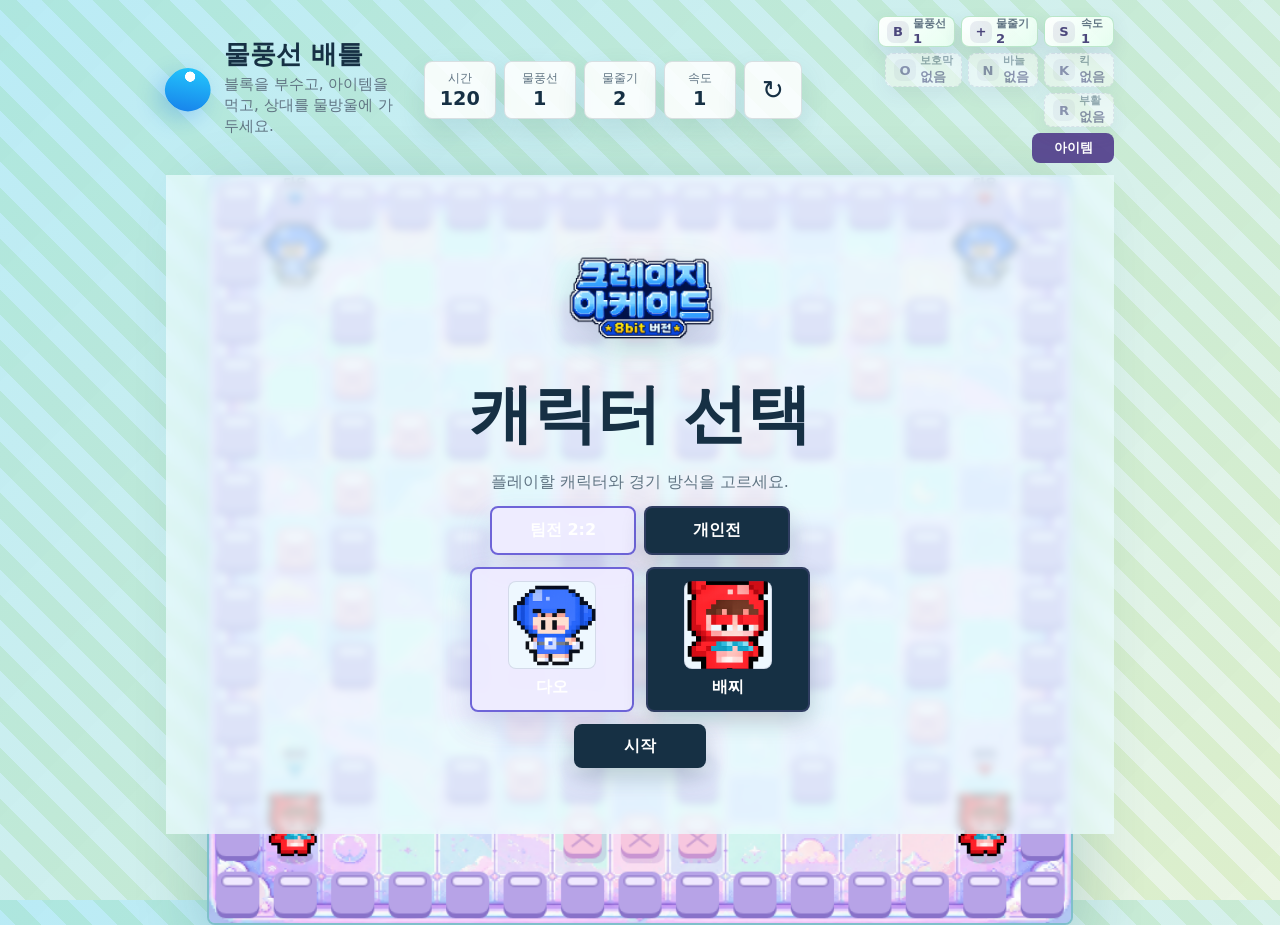
<file: game/index.html>
<!doctype html>
<html lang="ko">
  <head>
    <meta charset="UTF-8" />
    <meta name="viewport" content="width=device-width, initial-scale=1.0" />
    <title>물풍선 배틀</title>
    <link rel="stylesheet" href="styles.css?v=16" />
  </head>
  <body>
    <main class="shell">
      <section class="gamebar" aria-label="게임 상태">
        <div class="brand">
          <span class="drop" aria-hidden="true"></span>
          <div>
            <h1>물풍선 배틀</h1>
            <p>블록을 부수고, 아이템을 먹고, 상대를 물방울에 가두세요.</p>
          </div>
        </div>
        <div class="stats">
          <div>
            <span>시간</span>
            <strong id="time">120</strong>
          </div>
          <div>
            <span>물풍선</span>
            <strong id="bombs">1</strong>
          </div>
          <div>
            <span>물줄기</span>
            <strong id="range">2</strong>
          </div>
          <div>
            <span>속도</span>
            <strong id="speed">1</strong>
          </div>
          <button id="restart" type="button" aria-label="다시 시작">↻</button>
        </div>
        <div class="hud-wrap">
          <div id="itemHud" class="item-hud" aria-label="보유 아이템"></div>
          <button id="itemHelp" class="item-help-button" type="button">아이템</button>
        </div>
      </section>

      <section class="stage">
        <canvas id="game" width="720" height="624" aria-label="물풍선 배틀 게임 화면"></canvas>
        <div id="overlay" class="overlay">
          <div id="selectPanel" class="select-panel">
            <img class="main-typo" src="image/main1.png" alt="물풍선 배틀" />
            <h2>캐릭터 선택</h2>
            <p>플레이할 캐릭터와 경기 방식을 고르세요.</p>
            <div class="mode-row" role="group" aria-label="경기 방식">
              <button class="mode-card selected" type="button" data-mode="team" aria-pressed="true">팀전 2:2</button>
              <button class="mode-card" type="button" data-mode="solo" aria-pressed="false">개인전</button>
            </div>
            <div class="character-grid" role="radiogroup" aria-label="캐릭터 선택">
              <button class="character-card selected" type="button" data-skin="dao" aria-pressed="true">
                <span class="portrait dao"></span>
                <strong>다오</strong>
              </button>
              <button class="character-card" type="button" data-skin="bazzi" aria-pressed="false">
                <span class="portrait bazzi"></span>
                <strong>배찌</strong>
              </button>
            </div>
            <button id="start" type="button">시작</button>
          </div>
          <div id="resultPanel" class="result-panel hidden">
            <h2 id="resultTitle">READY</h2>
            <p id="resultText">방향키/WASD로 이동, Space로 물풍선 설치</p>
            <button id="resume" type="button">다시 시작</button>
          </div>
        </div>
      </section>

      <section class="controls" aria-label="조작법">
        <kbd>WASD</kbd><kbd>↑↓←→</kbd><span>이동</span>
        <kbd>Space</kbd><span>물풍선</span>
      </section>

      <section id="itemGuide" class="item-guide hidden" aria-label="아이템 설명">
        <div class="item-guide-panel">
          <button id="itemGuideClose" type="button" aria-label="닫기">×</button>
          <h2>아이템 설명</h2>
          <dl>
            <div><dt>B 물풍선</dt><dd>동시에 설치할 수 있는 물풍선 개수가 증가합니다.</dd></div>
            <div><dt>+ 물줄기</dt><dd>폭발 범위가 길어집니다.</dd></div>
            <div><dt>S 속도</dt><dd>이동 속도가 빨라집니다.</dd></div>
            <div><dt>O 보호막</dt><dd>일정 시간 유지되고 물줄기를 한 번 막으면 사라집니다.</dd></div>
            <div><dt>N 바늘</dt><dd>물방울에 갇혔을 때 Space로 탈출합니다.</dd></div>
            <div><dt>K 킥</dt><dd>물풍선을 밀 수 있습니다.</dd></div>
            <div><dt>R 부활</dt><dd>보유 중이면 자신이 쓰러질 때 자동으로 1회 부활하고, 팀전에서는 죽은 동료도 되살릴 수 있습니다.</dd></div>
          </dl>
        </div>
      </section>
    </main>

    <script src="game.js?v=16"></script>
  </body>
</html>
</file>
<file: game/styles.css>
:root {
  color-scheme: light;
  font-family:
    Inter, ui-sans-serif, system-ui, -apple-system, BlinkMacSystemFont, "Segoe UI",
    sans-serif;
  --ink: #163044;
  --muted: #607483;
  --panel: rgba(255, 255, 255, 0.86);
  --line: rgba(22, 48, 68, 0.14);
  --cyan: #27b8d8;
  --yellow: #ffd35a;
  --coral: #ff6b6b;
  --grass: #55bd79;
}

* {
  box-sizing: border-box;
}

html,
body {
  height: 100%;
}

body {
  margin: 0;
  color: var(--ink);
  background:
    linear-gradient(135deg, rgba(39, 184, 216, 0.24), rgba(255, 211, 90, 0.16)),
    repeating-linear-gradient(45deg, #e7fbff 0 18px, #d7f4e1 18px 36px);
  overflow: hidden;
}

button {
  border: 0;
  cursor: pointer;
  font: inherit;
}

.shell {
  width: min(100vw, 980px);
  height: 100vh;
  margin: 0 auto;
  display: grid;
  grid-template-rows: auto minmax(0, 1fr) auto;
  gap: 12px;
  padding: 16px;
}

.gamebar {
  display: flex;
  align-items: center;
  justify-content: space-between;
  gap: 16px;
  min-height: 82px;
}

.brand {
  display: flex;
  align-items: center;
  gap: 14px;
  min-width: 0;
}

.drop {
  width: 44px;
  height: 44px;
  border-radius: 52% 48% 55% 45%;
  background:
    radial-gradient(circle at 32% 25%, #fff 0 11%, transparent 12%),
    linear-gradient(145deg, #25d1ff, #1678e8);
  box-shadow: 0 10px 22px rgba(22, 120, 232, 0.28);
  flex: 0 0 auto;
  transform: rotate(45deg);
}

h1,
h2,
p {
  margin: 0;
}

h1 {
  font-size: clamp(1.35rem, 2vw, 2rem);
  line-height: 1;
}

.brand p {
  margin-top: 6px;
  color: var(--muted);
  font-size: 0.95rem;
}

.stats {
  display: flex;
  align-items: center;
  gap: 8px;
}

.hud-wrap {
  display: grid;
  justify-items: end;
  gap: 6px;
}

.item-hud {
  display: flex;
  flex-wrap: wrap;
  justify-content: flex-end;
  gap: 6px;
  max-width: min(100%, 520px);
}

.item-chip {
  min-width: 70px;
  min-height: 30px;
  display: inline-grid;
  grid-template-columns: auto 1fr;
  place-items: center;
  gap: 4px;
  padding: 0 8px;
  border: 1px solid rgba(92, 74, 154, 0.22);
  border-radius: 8px;
  background: rgba(255, 255, 255, 0.9);
  color: #4c477c;
  font-size: 0.82rem;
  font-weight: 900;
  box-shadow: 0 8px 18px rgba(82, 72, 142, 0.12);
}

.item-chip b {
  width: 22px;
  height: 22px;
  display: grid;
  place-items: center;
  border-radius: 7px;
  background: rgba(93, 77, 147, 0.1);
}

.item-chip small {
  display: block;
  color: var(--muted);
  font-size: 0.68rem;
  font-weight: 800;
}

.item-chip.ready {
  border-color: rgba(85, 189, 121, 0.36);
  background: linear-gradient(135deg, rgba(255, 255, 255, 0.96), rgba(232, 255, 241, 0.94));
}

.item-chip.empty {
  opacity: 0.55;
  border-style: dashed;
}

.item-chip.revive-chip.ready {
  border-color: rgba(255, 107, 107, 0.48);
  background: linear-gradient(135deg, #fff, #fff0ed);
  color: #a93950;
  box-shadow: 0 10px 22px rgba(255, 107, 107, 0.18);
}

.item-chip.shield-chip.ready {
  border-color: rgba(39, 184, 216, 0.48);
  background: linear-gradient(135deg, #fff, #eafbff);
  color: #126d94;
}

.item-help-button {
  min-width: 82px;
  min-height: 30px;
  border-radius: 8px;
  background: #5d4d93;
  color: #fff;
  font-size: 0.82rem;
  font-weight: 900;
}

.item-guide {
  position: fixed;
  inset: 0;
  z-index: 20;
  display: grid;
  place-items: center;
  padding: 18px;
  background: rgba(25, 28, 45, 0.32);
}

.item-guide-panel {
  position: relative;
  width: min(92vw, 560px);
  max-height: min(82vh, 620px);
  overflow: auto;
  border: 1px solid rgba(92, 74, 154, 0.24);
  border-radius: 8px;
  background: rgba(255, 255, 255, 0.96);
  padding: 18px;
  box-shadow: 0 24px 70px rgba(37, 33, 67, 0.28);
}

.item-guide-panel h2 {
  margin: 0 0 12px;
  font-size: 1.35rem;
}

.item-guide-panel button {
  position: absolute;
  top: 10px;
  right: 10px;
  width: 32px;
  height: 32px;
  border-radius: 8px;
  background: #eff0ff;
  color: #4c477c;
  font-size: 1.25rem;
  font-weight: 900;
}

.item-guide-panel dl {
  display: grid;
  gap: 8px;
  margin: 0;
}

.item-guide-panel dl div {
  display: grid;
  grid-template-columns: 92px 1fr;
  gap: 10px;
  padding: 10px;
  border-radius: 8px;
  background: rgba(238, 235, 255, 0.72);
}

.item-guide-panel dt {
  font-weight: 900;
  color: #4c477c;
}

.item-guide-panel dd {
  margin: 0;
  color: var(--muted);
  line-height: 1.45;
}

.stats div,
#restart {
  min-width: 72px;
  height: 58px;
  border: 1px solid var(--line);
  border-radius: 8px;
  background: var(--panel);
  box-shadow: 0 12px 28px rgba(42, 99, 111, 0.12);
}

.stats div {
  display: grid;
  place-items: center;
  padding: 8px 10px;
}

.stats span {
  color: var(--muted);
  font-size: 0.78rem;
}

.stats strong {
  font-size: 1.2rem;
}

#restart {
  width: 58px;
  min-width: 58px;
  color: var(--ink);
  font-size: 1.65rem;
}

.stage {
  position: relative;
  display: grid;
  place-items: center;
  min-height: 0;
}

canvas {
  width: min(100%, calc((100vh - 150px) * 1.1538));
  height: auto;
  max-height: calc(100vh - 150px);
  aspect-ratio: 15 / 13;
  border: 2px solid rgba(22, 48, 68, 0.22);
  border-radius: 8px;
  background: #9ee9f0;
  box-shadow: 0 22px 70px rgba(18, 85, 99, 0.24);
}

.overlay {
  position: absolute;
  inset: 0;
  display: grid;
  place-content: center;
  justify-items: center;
  gap: 12px;
  text-align: center;
  background: rgba(236, 253, 255, 0.72);
  backdrop-filter: blur(4px);
}

.overlay.hidden {
  display: none;
}

.overlay h2 {
  font-size: clamp(2rem, 5vw, 4.5rem);
  letter-spacing: 0;
}

.overlay p {
  color: var(--muted);
  max-width: min(90vw, 460px);
  line-height: 1.5;
}

.overlay button {
  min-width: 132px;
  min-height: 44px;
  border-radius: 8px;
  background: var(--ink);
  color: #fff;
  font-weight: 800;
  box-shadow: 0 10px 22px rgba(22, 48, 68, 0.22);
}

.select-panel,
.result-panel {
  display: grid;
  justify-items: center;
  gap: 12px;
}

.main-typo {
  display: block;
  width: min(78vw, 420px);
  max-height: 118px;
  object-fit: contain;
  filter: drop-shadow(0 10px 16px rgba(22, 48, 68, 0.16));
}

.hidden {
  display: none !important;
}

.character-grid {
  display: grid;
  grid-template-columns: repeat(2, minmax(112px, 1fr));
  gap: 12px;
  width: min(92vw, 340px);
}

.mode-row {
  display: grid;
  grid-template-columns: repeat(2, minmax(104px, 1fr));
  gap: 8px;
  width: min(92vw, 300px);
}

.character-card,
.mode-card {
  display: grid;
  justify-items: center;
  gap: 8px;
  min-width: 0;
  padding: 12px;
  border: 2px solid rgba(124, 102, 188, 0.24);
  border-radius: 8px;
  background: rgba(255, 255, 255, 0.82);
  color: var(--ink);
  font-weight: 900;
}

.mode-card {
  min-height: 42px;
  place-items: center;
}

.character-card.selected,
.mode-card.selected {
  border-color: #6e64d8;
  background: rgba(238, 235, 255, 0.94);
  box-shadow: 0 12px 28px rgba(95, 76, 172, 0.22);
}

.portrait {
  width: 88px;
  height: 88px;
  border-radius: 8px;
  border: 1px solid rgba(76, 71, 124, 0.16);
  background-color: #eef8ff;
  background-repeat: no-repeat;
  background-size: 210px auto;
}

.portrait.dao {
  background-image: url("image/dao1.png");
  background-position: center 40%;
}

.portrait.bazzi {
  background-image: url("image/bazzi1.png");
  background-position: center 35%;
}

.controls {
  display: flex;
  justify-content: center;
  align-items: center;
  gap: 8px;
  min-height: 38px;
  color: var(--muted);
  font-size: 0.92rem;
}

kbd {
  min-width: 36px;
  padding: 4px 8px;
  border: 1px solid var(--line);
  border-radius: 6px;
  background: rgba(255, 255, 255, 0.86);
  color: var(--ink);
  font-weight: 700;
  text-align: center;
}

@media (max-width: 760px) {
  body {
    overflow: auto;
  }

  .shell {
    height: auto;
    min-height: 100vh;
    padding: 12px;
  }

  .main-typo {
    width: min(82vw, 320px);
    max-height: 86px;
  }

  .gamebar {
    align-items: stretch;
    flex-direction: column;
  }

  .stats {
    display: grid;
    grid-template-columns: repeat(5, minmax(0, 1fr));
  }

  .hud-wrap,
  .item-hud {
    justify-content: center;
    justify-items: center;
  }

  .stats div,
  #restart {
    min-width: 0;
    width: 100%;
  }

  .brand p {
    display: none;
  }

  canvas {
    width: 100%;
    max-height: none;
  }
}
</file>
